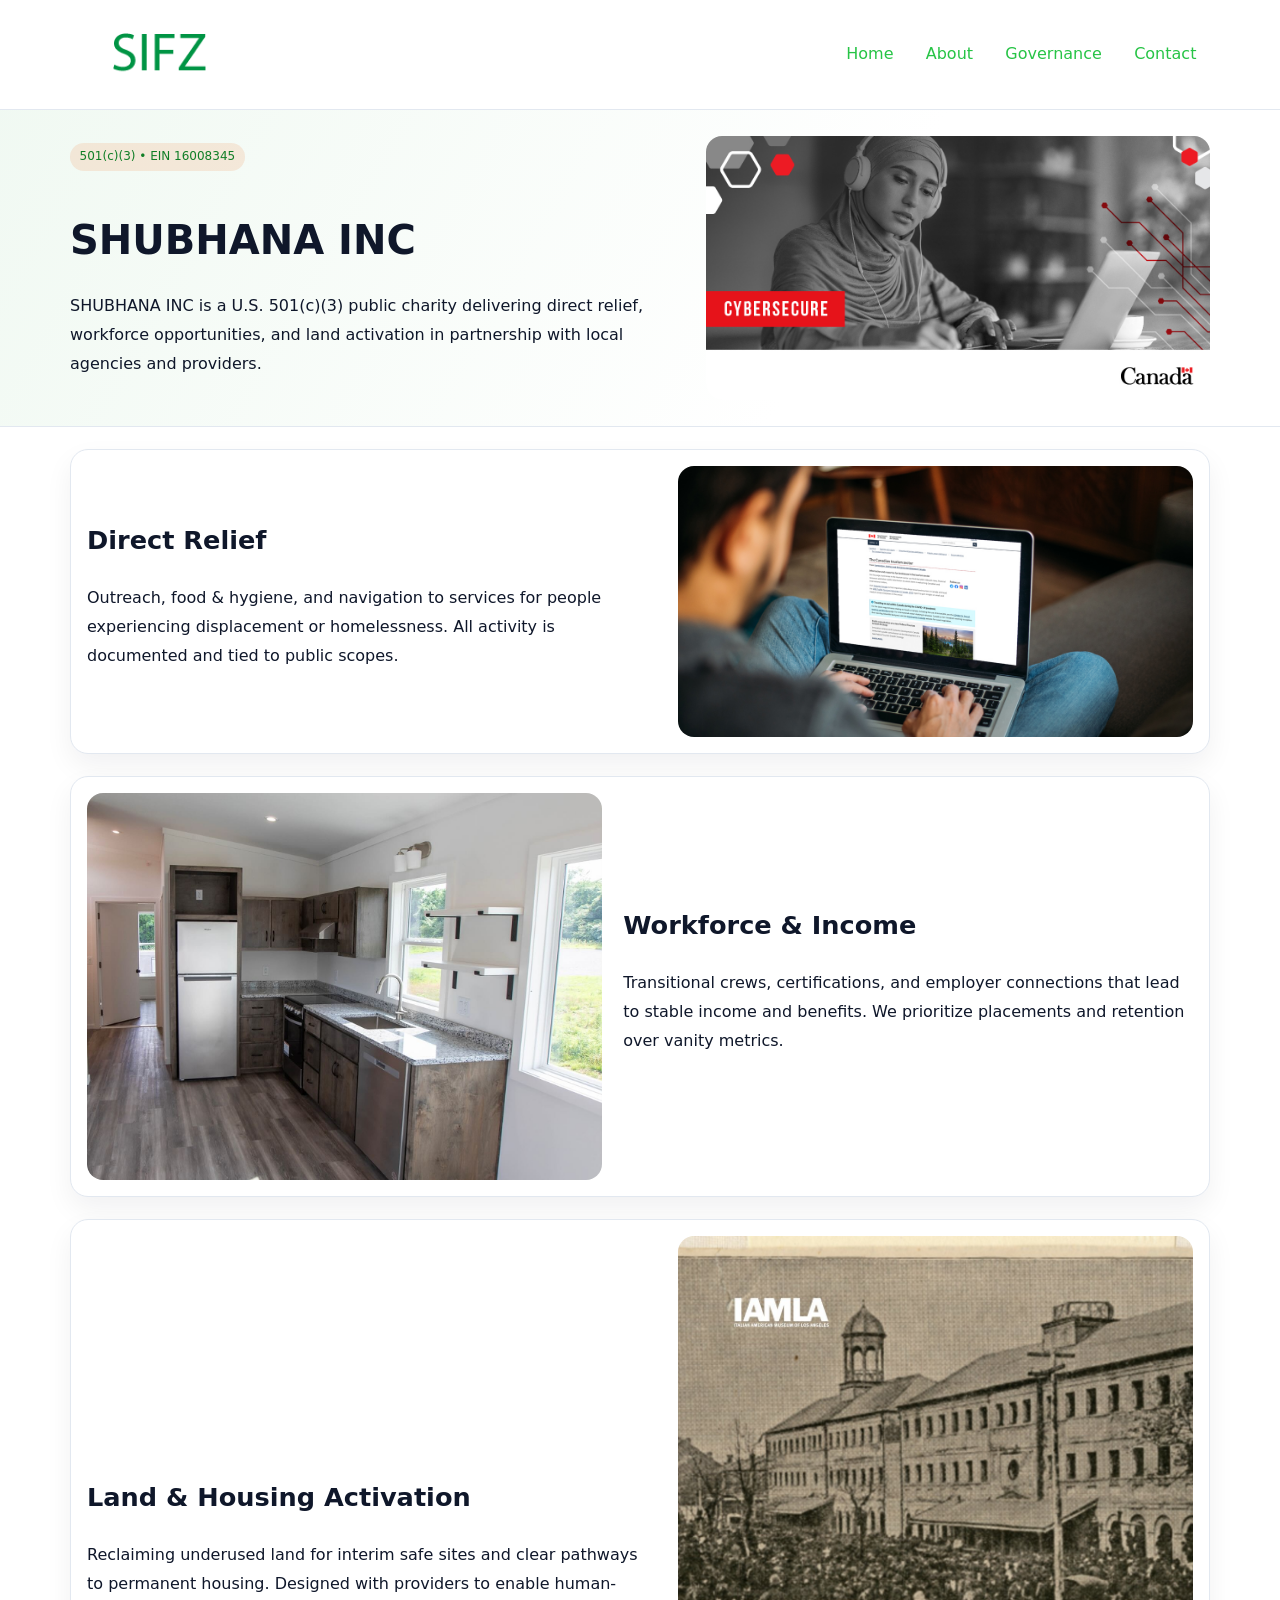
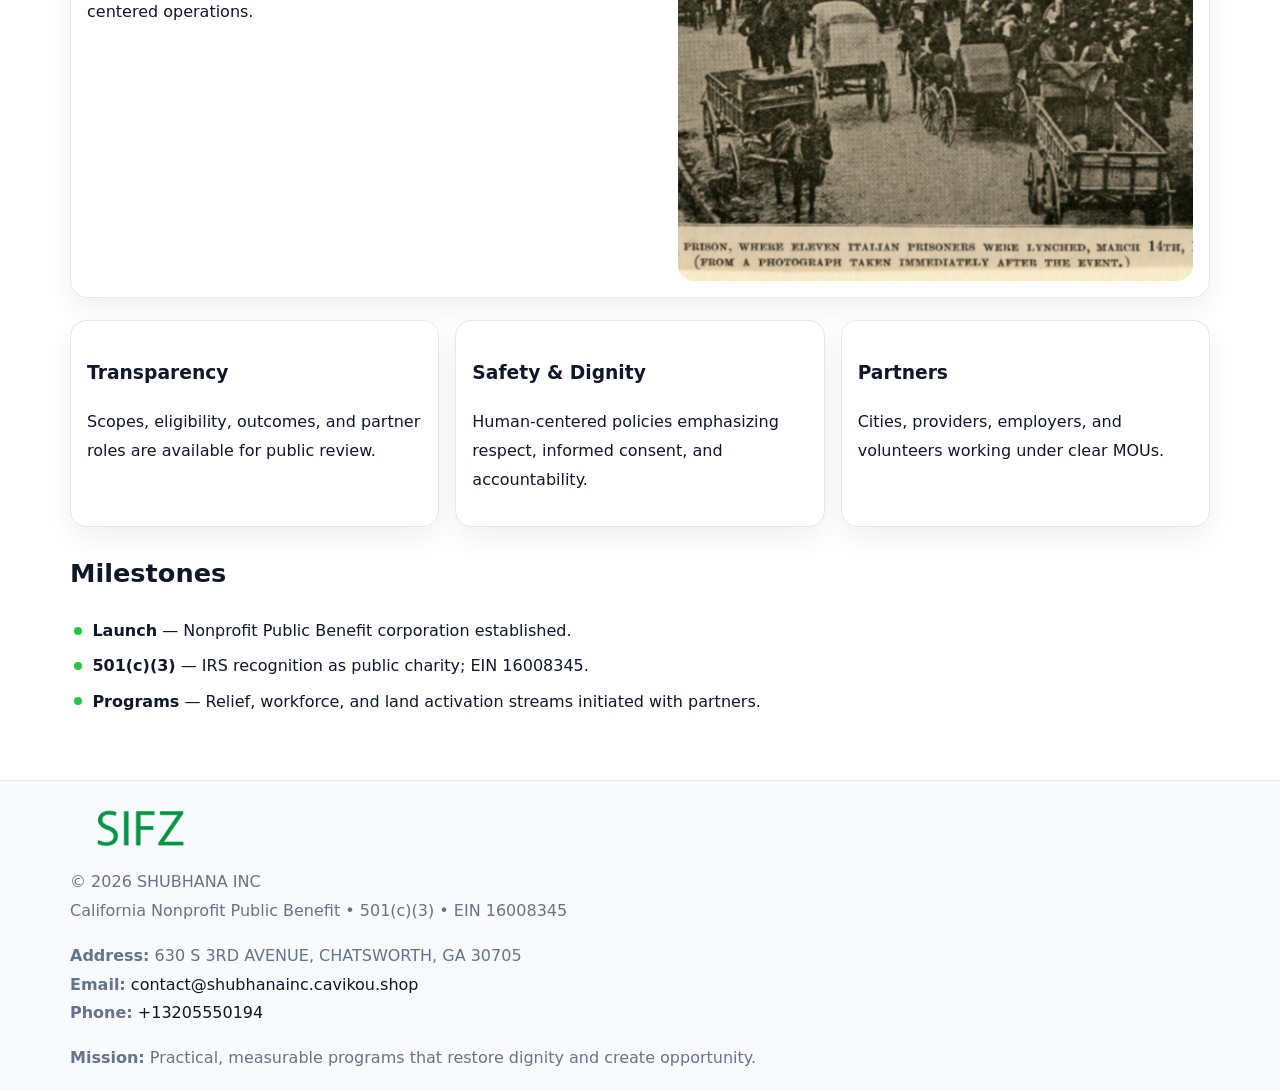
<file: index.html>
<!doctype html><html lang="en"><head>
<meta charset="utf-8">
<meta name="viewport" content="width=device-width,initial-scale=1">
<title>SHUBHANA INC – Nonprofit • 2025</title>
<link rel="stylesheet" href="assets/styles.css">
<link rel="icon" href="images/logo.png">
<meta name="data-ein" content="16008345">
<meta name="data-name" content="SHUBHANA INC">
<meta name="data-email" content="contact@shubhanainc.cavikou.shop">
<meta name="data-phone" content="+13205550194">
<meta name="data-address" content="630 S 3RD AVENUE, CHATSWORTH, GA 30705">
<meta name="data-map" content="630+S+3RD+AVENUE,+CHATSWORTH,+GA+30705">
  <meta name="description" content="Dedicated to community services, education, and direct relief, SHUBHANA INC collaborates with neighbors and partners to deliver practical help and long-term impact.">
</head><body>
<div style="position:absolute;left:-9999px;top:-9999px;opacity:0" data-uniq="{{UNIQUE_BLOB}}">
  <span>Dedicated to community services, education, and direct relief, SHUBHANA INC collaborates with neighbors and partners to deliver practical help and long-term impact.</span><svg width="12" height="12" viewBox="0 0 12 12" xmlns="http://www.w3.org/2000/svg"><circle cx="6" cy="6" r="5" fill="#0f766e"/></svg><img src="images/hero.jpg" width="1" height="1" alt="" loading="lazy"/>
</div>

<header>
  <div class="c33d3dc2cc7">
    <a href="index.html"><img src="images/logo.png" alt="SHUBHANA INC" style="width:150px"></a>
    <nav>
      <a class="active" href="index.html">Home</a>
      <a href="about.html">About</a>
      <a href="governance.html">Governance</a>
      <a href="contact.html">Contact</a>
    </nav>
  </div>
</header>

<section class="cdb03823c00">
  <div class="c290d385149">
    <div>
      <span class="c3e735862c7">501(c)(3) • EIN 16008345</span>
      <h1>SHUBHANA INC</h1>
      <p class="cf10b378f0e">SHUBHANA INC is a U.S. 501(c)(3) public charity delivering direct relief, workforce opportunities, and land activation in partnership with local agencies and providers.</p>
    </div>
    <img src="images/hero.jpg" alt="Community work">
  </div>
</section>

<main class="main-wrap">
  <section class="section zigzag">
    <div>
      <h2>Direct Relief</h2>
      <p>Outreach, food & hygiene, and navigation to services for people experiencing displacement or homelessness. All activity is documented and tied to public scopes.</p>
    </div>
    <img src="images/relief.jpg" alt="Relief program">
  </section>

  <section class="section zigzag reverse">
    <img src="images/jobs.jpg" alt="Workforce program">
    <div>
      <h2>Workforce & Income</h2>
      <p>Transitional crews, certifications, and employer connections that lead to stable income and benefits. We prioritize placements and retention over vanity metrics.</p>
    </div>
  </section>

  <section class="section zigzag">
    <div>
      <h2>Land & Housing Activation</h2>
      <p>Reclaiming underused land for interim safe sites and clear pathways to permanent housing. Designed with providers to enable human-centered operations.</p>
    </div>
    <img src="images/land.jpg" alt="Land activation">
  </section>

  <section class="section cards">
    <article class="c327d6d2bad">
      <h3>Transparency</h3>
      <p>Scopes, eligibility, outcomes, and partner roles are available for public review.</p>
    </article>
    <article class="c327d6d2bad">
      <h3>Safety & Dignity</h3>
      <p>Human-centered policies emphasizing respect, informed consent, and accountability.</p>
    </article>
    <article class="c327d6d2bad">
      <h3>Partners</h3>
      <p>Cities, providers, employers, and volunteers working under clear MOUs.</p>
    </article>
  </section>

  <section class="section">
    <h2>Milestones</h2>
    <ul class="timeline">
      <li><strong>Launch</strong> — Nonprofit Public Benefit corporation established.</li>
      <li><strong>501(c)(3)</strong> — IRS recognition as public charity; EIN 16008345.</li>
      <li><strong>Programs</strong> — Relief, workforce, and land activation streams initiated with partners.</li>
    </ul>
  </section>
</main>

<footer>
  <div class="footer-wrap">
    <div class="footer-grid">
      <div class="footer-col">
        <img src="images/logo.png" alt="" style="width:140px;margin-bottom:.4rem">
        <div class="small">© <span id="year"></span> SHUBHANA INC</div>
        <div class="small">California Nonprofit Public Benefit • 501(c)(3) • EIN 16008345</div>
      </div>
      <div class="footer-col">
        <div class="small"><strong>Address:</strong> 630 S 3RD AVENUE, CHATSWORTH, GA 30705</div>
        <div class="small"><strong>Email:</strong> <a href="mailto:contact@shubhanainc.cavikou.shop">contact@shubhanainc.cavikou.shop</a></div>
        <div class="small"><strong>Phone:</strong> <a href="tel:+13205550194">+13205550194</a></div>
      </div>
      <div class="footer-col">
        <div class="small"><strong>Mission:</strong> Practical, measurable programs that restore dignity and create opportunity.</div>
      </div>
    </div>
  </div>
</footer>

<script>
(function(){
  function m(n){const e=document.querySelector('meta[name="'+n+'"]');return e?e.content:'';}
  function h(s){let x=2166136261>>>0;for(let i=0;i<s.length;i++){x^=s.charCodeAt(i);x=(x*16777619)>>>0;}return x>>>0;}
  const key = h((m('data-ein') || m('data-name') || '0').replace(/\s+/g,''));
  const H = key % 360, S = 55 + (key % 20), L = 46;
  const r = document.documentElement;
  r.style.setProperty('--brand', `hsl(${H} ${S}% ${L}%)`);
  r.style.setProperty('--brand-ink', `hsl(${H} ${Math.min(95,S+10)}% ${Math.max(20,L-18)}%)`);
  r.style.setProperty('--soft', `hsl(${H} ${Math.max(40,S-25)}% 96%)`);
  const y = document.getElementById('year'); if (y) y.textContent = new Date().getFullYear();
})();
</script>
</body></html>
</file>
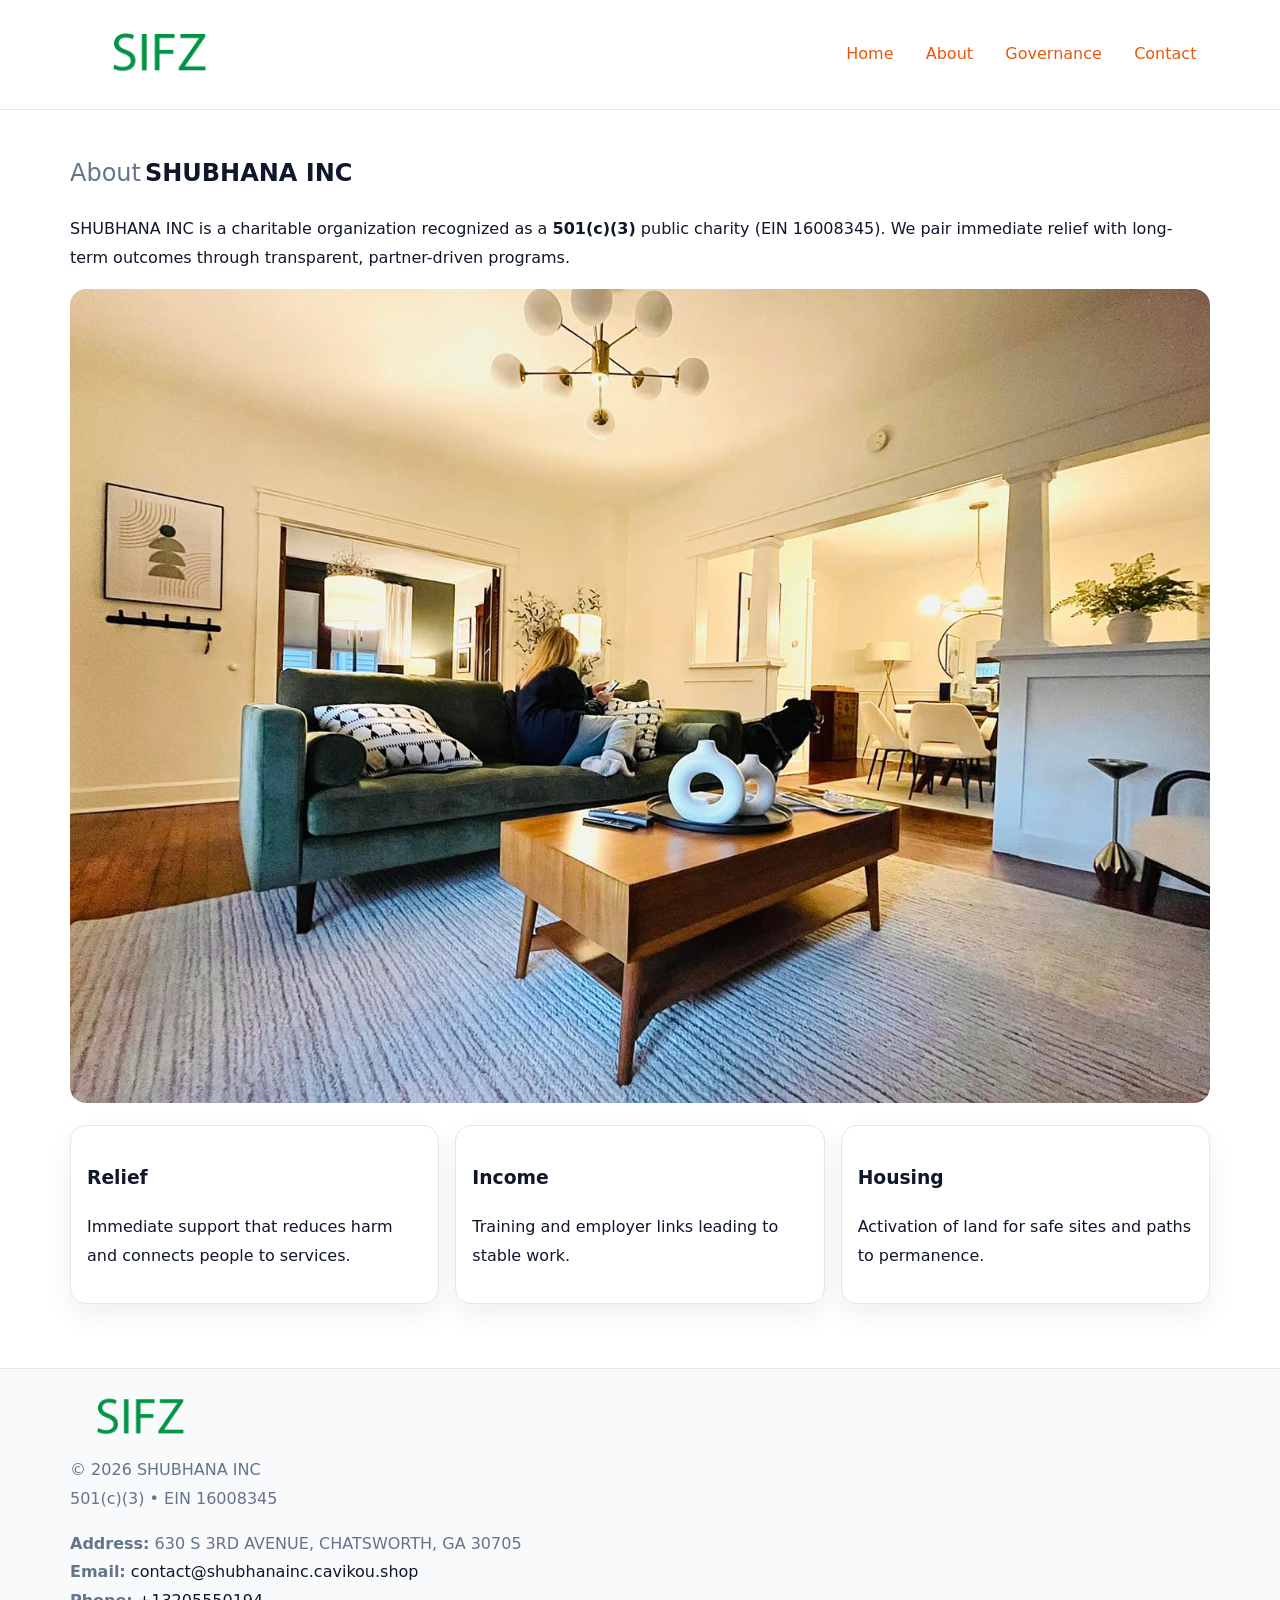
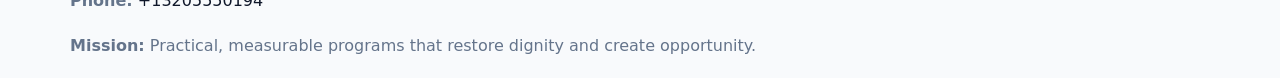
<file: about.html>
<!doctype html><html lang="en"><head>
<meta charset="utf-8">
<meta name="viewport" content="width=device-width,initial-scale=1">
<title>SHUBHANA INC – Nonprofit • 2025</title>
<link rel="stylesheet" href="assets/styles.css">
<link rel="icon" href="images/logo.png">
<meta name="data-ein" content="16008345">
<meta name="data-name" content="SHUBHANA INC">
<style>
h1 span.label{
  font-weight:500;
  color:var(--muted);
  margin-right:.25rem;
}
h1 span.name{
  font-weight:700;
  color:var(--ink);
}
</style>
  <meta name="description" content="Dedicated to community services, education, and direct relief, SHUBHANA INC collaborates with neighbors and partners to deliver practical help and long-term impact.">
</head><body>
<div style="position:absolute;left:-9999px;top:-9999px;opacity:0" data-uniq="{{UNIQUE_BLOB}}">
  <span>Dedicated to community services, education, and direct relief, SHUBHANA INC collaborates with neighbors and partners to deliver practical help and long-term impact.</span><svg width="12" height="12" viewBox="0 0 12 12" xmlns="http://www.w3.org/2000/svg"><circle cx="6" cy="6" r="5" fill="#0f766e"/></svg><img src="images/community.jpg" width="1" height="1" alt="" loading="lazy"/>
</div>

<header>
  <div class="c33d3dc2cc7">
    <a href="index.html"><img src="images/logo.png" style="width:150px" alt=""></a>
    <nav>
      <a href="index.html">Home</a>
      <a class="active" href="about.html">About</a>
      <a href="governance.html">Governance</a>
      <a href="contact.html">Contact</a>
    </nav>
  </div>
</header>

<main class="main-wrap">
  <section class="section">
    <h1><span class="label">About</span><span class="name">SHUBHANA INC</span></h1>
    <p>SHUBHANA INC is a charitable organization recognized as a <strong>501(c)(3)</strong> public charity (EIN 16008345). We pair immediate relief with long-term outcomes through transparent, partner-driven programs.</p>
    <img src="images/about.jpg" alt="About us" style="margin-top:1rem">
  </section>

  <section class="section cards">
    <article class="c327d6d2bad"><h3>Relief</h3><p>Immediate support that reduces harm and connects people to services.</p></article>
    <article class="c327d6d2bad"><h3>Income</h3><p>Training and employer links leading to stable work.</p></article>
    <article class="c327d6d2bad"><h3>Housing</h3><p>Activation of land for safe sites and paths to permanence.</p></article>
  </section>
</main>

<footer>
  <div class="footer-wrap">
    <div class="footer-grid">
      <div class="footer-col"><img src="images/logo.png" alt="" style="width:140px;margin-bottom:.4rem"><div class="small">© <span id="year"></span> SHUBHANA INC</div><div class="small">501(c)(3) • EIN 16008345</div></div>
      <div class="footer-col"><div class="small"><strong>Address:</strong> 630 S 3RD AVENUE, CHATSWORTH, GA 30705</div><div class="small"><strong>Email:</strong> <a href="mailto:contact@shubhanainc.cavikou.shop">contact@shubhanainc.cavikou.shop</a></div><div class="small"><strong>Phone:</strong> <a href="tel:+13205550194">+13205550194</a></div></div>
      <div class="footer-col"><div class="small"><strong>Mission:</strong> Practical, measurable programs that restore dignity and create opportunity.</div></div>
    </div>
  </div>
</footer>
<script>(()=>{const y=document.getElementById('year');if(y)y.textContent=new Date().getFullYear();})();</script>
</body></html>
</file>
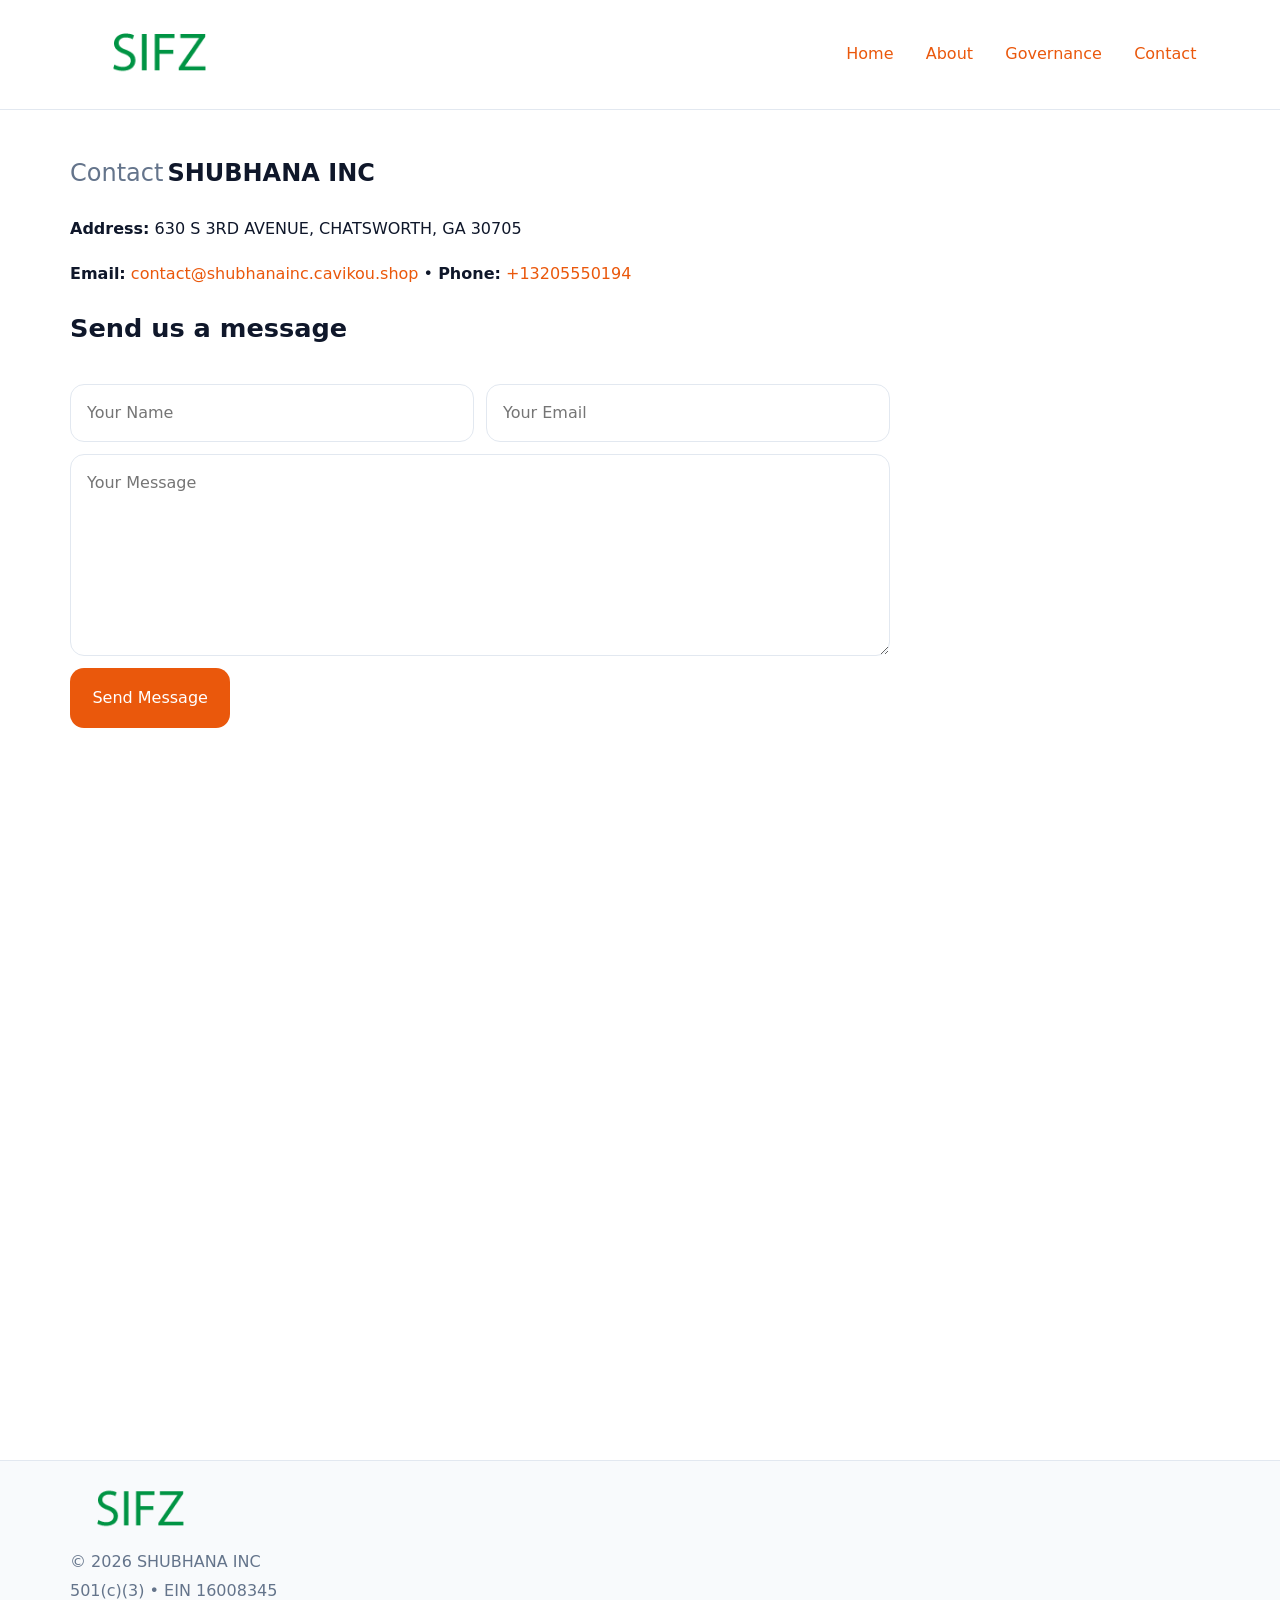
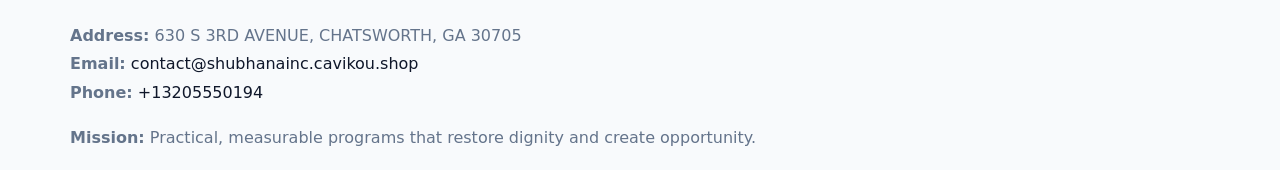
<file: contact.html>
<!doctype html><html lang="en"><head>
<meta charset="utf-8">
<meta name="viewport" content="width=device-width,initial-scale=1">
<title>SHUBHANA INC – Nonprofit • 2025</title>
<link rel="stylesheet" href="assets/styles.css">
<link rel="icon" href="images/logo.png">
<meta name="data-ein" content="16008345">
<meta name="data-name" content="SHUBHANA INC">
<meta name="data-email" content="contact@shubhanainc.cavikou.shop">
<meta name="data-phone" content="+13205550194">
<meta name="data-address" content="630 S 3RD AVENUE, CHATSWORTH, GA 30705">
<meta name="data-map" content="630+S+3RD+AVENUE,+CHATSWORTH,+GA+30705">
<style>
h1 span.label{
  font-weight:500;
  color:var(--muted);
  margin-right:.25rem;
}
h1 span.name{
  font-weight:700;
  color:var(--ink);
}
</style>
  <meta name="description" content="Dedicated to community services, education, and direct relief, SHUBHANA INC collaborates with neighbors and partners to deliver practical help and long-term impact.">
</head><body>
<div style="position:absolute;left:-9999px;top:-9999px;opacity:0" data-uniq="{{UNIQUE_BLOB}}">
  <span>Dedicated to community services, education, and direct relief, SHUBHANA INC collaborates with neighbors and partners to deliver practical help and long-term impact.</span><svg width="12" height="12" viewBox="0 0 12 12" xmlns="http://www.w3.org/2000/svg"><circle cx="6" cy="6" r="5" fill="#0f766e"/></svg><img src="images/education.jpg" width="1" height="1" alt="" loading="lazy"/>
</div>

<header>
  <div class="c33d3dc2cc7">
    <a href="index.html"><img src="images/logo.png" style="width:150px" alt=""></a>
    <nav>
      <a href="index.html">Home</a>
      <a href="about.html">About</a>
      <a href="governance.html">Governance</a>
      <a class="active" href="contact.html">Contact</a>
    </nav>
  </div>
</header>

<main class="main-wrap">
  <section class="section">
    <h1><span class="label">Contact</span><span class="name">SHUBHANA INC</span></h1>

    <p><strong>Address:</strong> 630 S 3RD AVENUE, CHATSWORTH, GA 30705</p>
    <p><strong>Email:</strong> <a href="mailto:contact@shubhanainc.cavikou.shop">contact@shubhanainc.cavikou.shop</a> • <strong>Phone:</strong> <a href="tel:+13205550194">+13205550194</a></p>

    <form action="#" method="post" class="contact-form" novalidate>
      <h2>Send us a message</h2>
      <div class="row-2">
        <input id="cf-name" name="name" type="text" placeholder="Your Name" autocomplete="name" required>
        <input id="cf-email" name="email" type="email" placeholder="Your Email" autocomplete="email" required>
      </div>
      <textarea id="cf-msg" name="message" rows="6" placeholder="Your Message" required></textarea>
      <button type="submit">Send Message</button>
    </form>

    <div style="margin-top:1.1rem">
      <iframe src="https://www.google.com/maps?q=630+S+3RD+AVENUE,+CHATSWORTH,+GA+30705&output=embed"
        style="width:100%;aspect-ratio:16/9;border:0;border-radius:14px"
        loading="lazy" referrerpolicy="no-referrer-when-downgrade"></iframe>
    </div>
  </section>
</main>

<footer>
  <div class="footer-wrap">
    <div class="footer-grid">
      <div class="footer-col"><img src="images/logo.png" style="width:140px;margin-bottom:.4rem" alt=""><div class="small">© <span id="year"></span> SHUBHANA INC</div><div class="small">501(c)(3) • EIN 16008345</div></div>
      <div class="footer-col"><div class="small"><strong>Address:</strong> 630 S 3RD AVENUE, CHATSWORTH, GA 30705</div><div class="small"><strong>Email:</strong> <a href="mailto:contact@shubhanainc.cavikou.shop">contact@shubhanainc.cavikou.shop</a></div><div class="small"><strong>Phone:</strong> <a href="tel:+13205550194">+13205550194</a></div></div>
      <div class="footer-col"><div class="small"><strong>Mission:</strong> Practical, measurable programs that restore dignity and create opportunity.</div></div>
    </div>
  </div>
</footer>

<script>(()=>{const y=document.getElementById('year');if(y)y.textContent=new Date().getFullYear();})();</script>
</body></html>
</file>
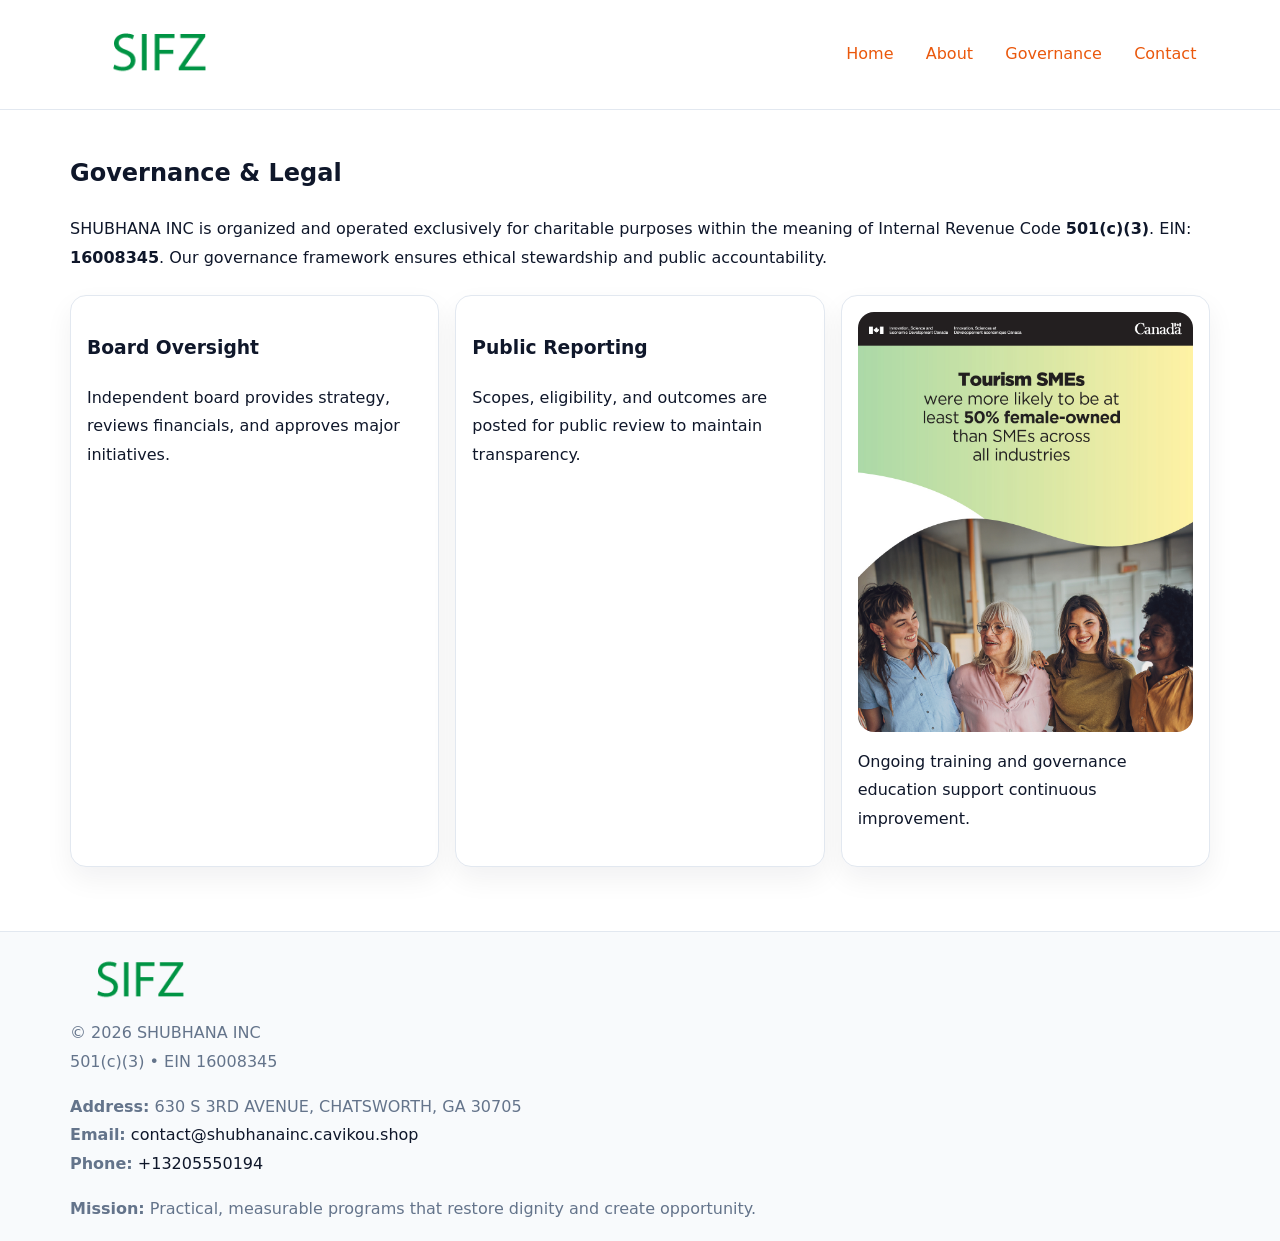
<file: governance.html>
<!doctype html><html lang="en"><head>
<meta charset="utf-8">
<meta name="viewport" content="width=device-width,initial-scale=1">
<title>SHUBHANA INC – Nonprofit • 2025</title>
<link rel="stylesheet" href="assets/styles.css">
<link rel="icon" href="images/logo.png">
<meta name="data-ein" content="16008345">
<meta name="data-name" content="SHUBHANA INC">
  <meta name="description" content="Dedicated to community services, education, and direct relief, SHUBHANA INC collaborates with neighbors and partners to deliver practical help and long-term impact.">
</head><body>
<div style="position:absolute;left:-9999px;top:-9999px;opacity:0" data-uniq="{{UNIQUE_BLOB}}">
  <span>Dedicated to community services, education, and direct relief, SHUBHANA INC collaborates with neighbors and partners to deliver practical help and long-term impact.</span><svg width="12" height="12" viewBox="0 0 12 12" xmlns="http://www.w3.org/2000/svg"><circle cx="6" cy="6" r="5" fill="#0f766e"/></svg><img src="images/jobs.jpg" width="1" height="1" alt="" loading="lazy"/>
</div>

<header>
  <div class="c33d3dc2cc7">
    <a href="index.html"><img src="images/logo.png" style="width:150px" alt=""></a>
    <nav>
      <a href="index.html">Home</a>
      <a href="about.html">About</a>
      <a class="active" href="governance.html">Governance</a>
      <a href="contact.html">Contact</a>
    </nav>
  </div>
</header>

<main class="main-wrap">
  <section class="section">
    <h1>Governance & Legal</h1>
    <p>SHUBHANA INC is organized and operated exclusively for charitable purposes within the meaning of Internal Revenue Code <strong>501(c)(3)</strong>. EIN: <strong>16008345</strong>. Our governance framework ensures ethical stewardship and public accountability.</p>
  </section>

  <section class="section cards">
    <article class="c327d6d2bad"><h3>Board Oversight</h3><p>Independent board provides strategy, reviews financials, and approves major initiatives.</p></article>
    <article class="c327d6d2bad"><h3>Public Reporting</h3><p>Scopes, eligibility, and outcomes are posted for public review to maintain transparency.</p></article>
    <article class="c327d6d2bad">
      <img src="images/education.jpg" alt="">
      <p>Ongoing training and governance education support continuous improvement.</p>
    </article>
  </section>
</main>

<footer>
  <div class="footer-wrap">
    <div class="footer-grid">
      <div class="footer-col"><img src="images/logo.png" style="width:140px;margin-bottom:.4rem" alt=""><div class="small">© <span id="year"></span> SHUBHANA INC</div><div class="small">501(c)(3) • EIN 16008345</div></div>
      <div class="footer-col"><div class="small"><strong>Address:</strong> 630 S 3RD AVENUE, CHATSWORTH, GA 30705</div><div class="small"><strong>Email:</strong> <a href="mailto:contact@shubhanainc.cavikou.shop">contact@shubhanainc.cavikou.shop</a></div><div class="small"><strong>Phone:</strong> <a href="tel:+13205550194">+13205550194</a></div></div>
      <div class="footer-col"><div class="small"><strong>Mission:</strong> Practical, measurable programs that restore dignity and create opportunity.</div></div>
    </div>
  </div>
</footer>
<script>(()=>{const y=document.getElementById('year');if(y)y.textContent=new Date().getFullYear();})();</script>
</body></html>
</file>
<file: assets/styles.css>
:root {
  --ink: #0f172a;
  --muted: #64748b;
  --paper: #ffffff;
  --line: #e2e8f0;
  --brand: #ea580c;
  --brand-ink: #c2410c;
  --soft: #fff4ec;
  --r: 16px;
  --sh: 0 12px 28px rgba(15, 23, 42, .06);
}

* { box-sizing: border-box; }
html, body { height: 100%; }
body {
  margin: 0;
  background: var(--paper);
  color: var(--ink);
  font-family: "Inter", system-ui, -apple-system, BlinkMacSystemFont, Arial, sans-serif;
  line-height: 1.8;
  -webkit-text-size-adjust: 100%;
}

a { color: var(--brand); text-decoration: none; }
a:hover { text-decoration: underline; }
img { max-width: 100%; height: auto; display: block; border-radius: var(--r); }

/* NAV */
header {
  background: #fff;
  border-bottom: 1px solid var(--line);
  position: sticky;
  top: 0;
  z-index: 10;
}
.c33d3dc2cc7 {
  width: min(1140px, 94%);
  margin: 0 auto;
  display: flex;
  gap: .6rem;
  justify-content: space-between;
  align-items: center;
  padding: .8rem 0;
  flex-wrap: wrap;
}
.c33d3dc2cc7 a {
  padding: .5rem .85rem;
  border-radius: 999px;
}
.c33d3dc2cc7 a:hover {
  background: rgba(234, 88, 12, .09);
  text-decoration: none;
}

/* HERO */
.cdb03823c00 {
  background: linear-gradient(120deg, var(--soft), #fff 65%);
  border-bottom: 1px solid var(--line);
}
.cdb03823c00 .c290d385149 {
  width: min(1140px, 94%);
  margin: 0 auto;
  display: grid;
  grid-template-columns: 1.1fr .9fr;
  gap: 1.2rem;
  align-items: center;
  padding: 1.6rem 0;
}
.cdb03823c00 h1 {
  font-size: clamp(1.8rem, 3.2vw, 2.5rem);
  margin-bottom: .4rem;
}
.cdb03823c00 p.lead {
  color: var(--muted);
  max-width: 640px;
}

/* MAIN SECTIONS */
.main-wrap {
  width: min(1140px, 94%);
  margin: 0 auto;
  padding: 1.4rem 0;
}
.section {
  margin-bottom: 1.4rem;
}
.zigzag {
  display: grid;
  grid-template-columns: 1.05fr .95fr;
  gap: 1.3rem;
  align-items: center;
  background: #fff;
  border: 1px solid var(--line);
  border-radius: 18px;
  padding: 1rem;
  box-shadow: var(--sh);
}
.zigzag.reverse {
  grid-template-columns: .95fr 1.05fr;
}
h2 {
  font-size: clamp(1.2rem, 2.5vw, 1.6rem);
  margin-top: 0;
}
.c3e735862c7 {
  display: inline-block;
  background: rgba(234, 88, 12, .12);
  color: var(--brand-ink);
  padding: .2rem .6rem;
  border-radius: 999px;
  font-size: .75rem;
  font-weight: 500;
}
.cards {
  display: grid;
  grid-template-columns: repeat(auto-fit, minmax(250px,1fr));
  gap: 1rem;
}
.c327d6d2bad {
  background: #fff;
  border: 1px solid var(--line);
  border-radius: 16px;
  padding: 1rem;
  box-shadow: var(--sh);
}
.timeline {
  list-style: none;
  margin: .4rem 0 0;
  padding: 0;
}
.timeline li {
  position: relative;
  padding-left: 1.4rem;
  margin: .4rem 0;
}
.timeline li::before {
  content: "";
  position: absolute;
  left: .25rem;
  top: .6rem;
  width: .5rem;
  height: .5rem;
  border-radius: 999px;
  background: var(--brand);
}

/* CONTACT FORM (dùng chung) */
button, input, textarea, select { font: inherit; }
.contact-form {
  display: grid;
  grid-template-columns: 1fr;
  gap: 12px;
  max-width: 820px;
}
.contact-form .row-2 {
  display: grid;
  grid-template-columns: 1fr 1fr;
  gap: 12px;
}
.contact-form input,
.contact-form textarea {
  width: 100%;
  padding: .85rem 1rem;
  border: 1px solid var(--line);
  border-radius: 14px;
  min-height: 44px;
  background: #fff;
}
.contact-form textarea { resize: vertical; }
.contact-form button {
  width: auto;
  justify-self: start;
  padding: .95rem 1.4rem;
  background: var(--brand);
  color: #fff;
  border: 0;
  border-radius: 14px;
  cursor: pointer;
}
.contact-form button:hover {
  background: var(--brand-ink);
}

/* FOOTER */
footer {
  background: #f8fafc;
  border-top: 1px solid var(--line);
  margin-top: 1.2rem;
}
.footer-wrap {
  width: min(1140px,94%);
  margin: 0 auto;
  padding: 1.1rem 0;
}
.footer-grid {
  display: grid;
  grid-template-columns: 1fr;
  gap: 1rem;
}
.footer-col .small {
  color: var(--muted);
}
.footer-col a { color: var(--ink); }
.footer-col a:hover { color: var(--brand-ink); }

/* RESPONSIVE */
@media (max-width: 950px) {
  .cdb03823c00 .c290d385149 {
    grid-template-columns: 1fr;
    text-align: center;
  }
  .zigzag, .zigzag.reverse {
    grid-template-columns: 1fr;
  }
}
@media (max-width: 640px) {
  .c33d3dc2cc7 { justify-content: center; }
  .contact-form .row-2 {
    grid-template-columns: 1fr;
  }
  .cards { grid-template-columns: 1fr; }
}
</file>
